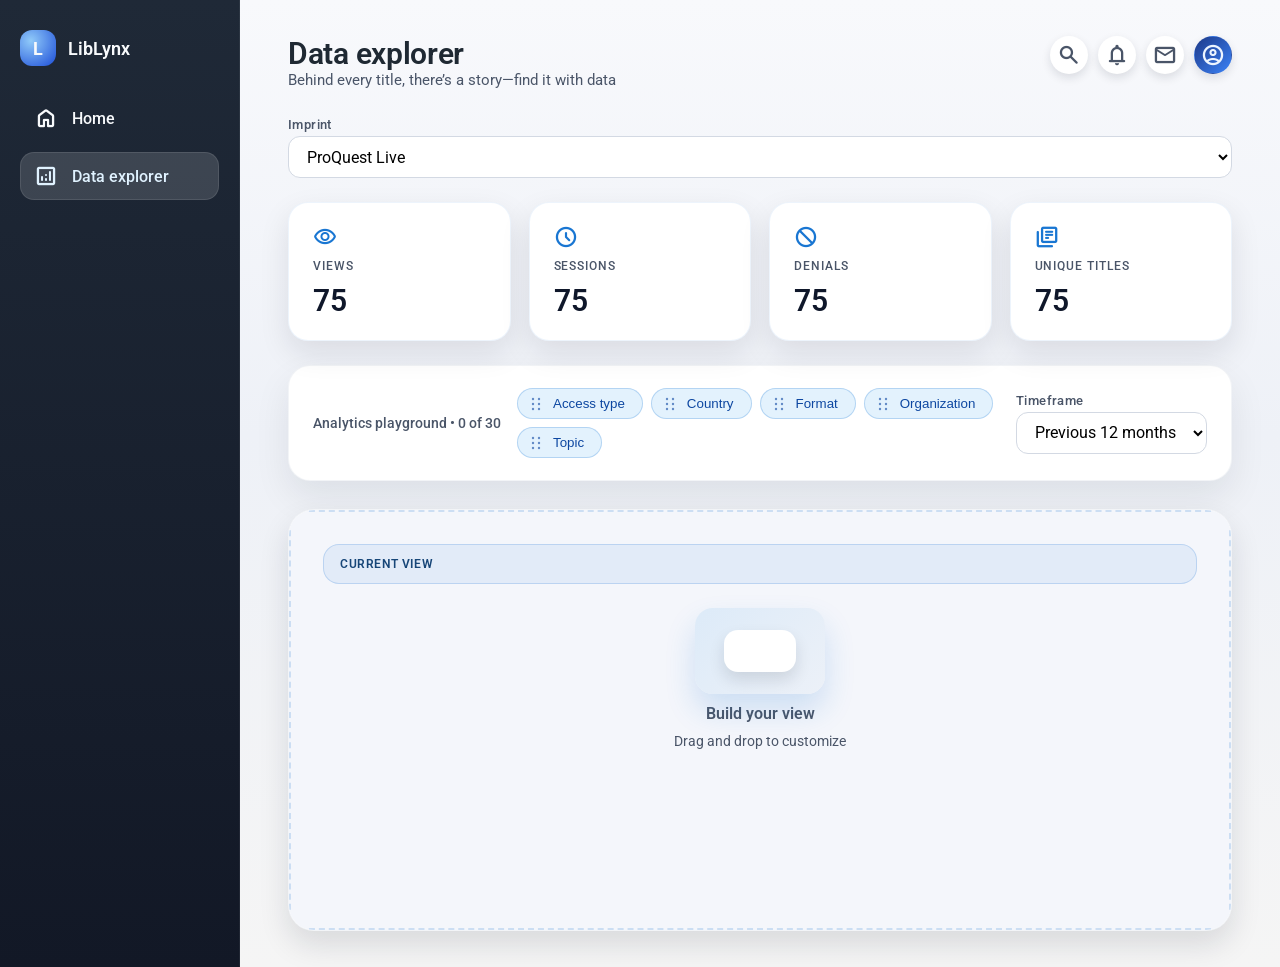
<file: analytics/index.html>
<!doctype html>
<html lang="en">
  <head>
    <meta charset="utf-8">
    <meta name="viewport" content="width=device-width, initial-scale=1">
    <title>LibLynx Analytics Prototype</title>
    <!-- Deployed on Vercel - Test deployment #2 -->
    <link rel="stylesheet" href="styles.css">
    <link rel="preconnect" href="https://fonts.googleapis.com">
    <link rel="preconnect" href="https://fonts.gstatic.com" crossorigin>
    <link href="https://fonts.googleapis.com/css2?family=Roboto:wght@400;500;600;700&display=swap" rel="stylesheet">
    <link href="https://fonts.googleapis.com/css2?family=Material+Symbols+Rounded:wght@400;500&display=swap" rel="stylesheet">
  </head>
  <body>
    <div class="app-shell">
      <aside class="sidebar">
        <div class="brand">
          <div class="brand-mark" aria-hidden="true"></div>
          <span class="brand-name">LibLynx</span>
        </div>
        <nav class="sidebar-nav">
          <button class="nav-item">
            <span class="material-symbols-rounded" aria-hidden="true">home</span>
            Home
          </button>
          <button class="nav-item active">
            <span class="material-symbols-rounded" aria-hidden="true">analytics</span>
            Data explorer
          </button>
        </nav>
      </aside>
      <main class="main">
        <header class="main-header">
          <div class="title-block">
            <div>
              <h1>Data explorer</h1>
              <p class="subtitle">Behind every title, there’s a story—find it with data</p>
            </div>
          </div>
          <div class="header-actions">
            <button class="icon-button" aria-label="Search">
              <span class="material-symbols-rounded" aria-hidden="true">search</span>
            </button>
            <button class="icon-button" aria-label="Notifications">
              <span class="material-symbols-rounded" aria-hidden="true">notifications</span>
            </button>
            <button class="icon-button" aria-label="Messages">
              <span class="material-symbols-rounded" aria-hidden="true">mail</span>
            </button>
            <button class="icon-button avatar" aria-label="Account">
              <span class="material-symbols-rounded" aria-hidden="true">account_circle</span>
            </button>
          </div>
        </header>

        <section class="controls">
          <label class="select">
            <span class="label">Imprint</span>
            <select>
              <option>ProQuest Live</option>
            </select>
          </label>
          <div class="summary-cards" role="list">
            <div class="summary-card" role="listitem">
              <span class="summary-icon material-symbols-rounded" aria-hidden="true">visibility</span>
              <span class="summary-label">Views</span>
              <span class="summary-value">75</span>
            </div>
            <div class="summary-card" role="listitem">
              <span class="summary-icon material-symbols-rounded" aria-hidden="true">schedule</span>
              <span class="summary-label">Sessions</span>
              <span class="summary-value">75</span>
            </div>
            <div class="summary-card" role="listitem">
              <span class="summary-icon material-symbols-rounded" aria-hidden="true">block</span>
              <span class="summary-label">Denials</span>
              <span class="summary-value">75</span>
            </div>
            <div class="summary-card" role="listitem">
              <span class="summary-icon material-symbols-rounded" aria-hidden="true">library_books</span>
              <span class="summary-label">Unique titles</span>
              <span class="summary-value">75</span>
            </div>
          </div>
          <div class="filters">
            <div class="chips-label">Analytics playground • <span id="playground-count">0</span> of 30</div>
            <div class="chip-bin" id="chip-bin" aria-label="Fields to drag into the results table">
              <button class="chip" draggable="true" data-field="accessType">Access type</button>
              <button class="chip" draggable="true" data-field="country">Country</button>
              <button class="chip" draggable="true" data-field="format">Format</button>
              <button class="chip" draggable="true" data-field="organization">Organization</button>
              <button class="chip" draggable="true" data-field="topic">Topic</button>
            </div>
            <div class="filters-actions">
              <label class="select timeframe">
                <span class="label">Timeframe</span>
                <select id="timeframe">
                  <option>Previous 12 months</option>
                  <option>Last 30 days</option>
                  <option>Last week</option>
                  <option>Today</option>
                </select>
              </label>
            </div>
          </div>
        </section>

        <section class="table-area">
          <div id="dropzone" class="dropzone" tabindex="0" aria-label="Drop fields here to build the table">
            <div id="active-view" class="active-view" hidden>
              <div class="active-view-label">Current view</div>
              <div id="applied-fields" class="applied-fields" role="list"></div>
            </div>
            <div id="empty-state" class="empty-state">
              <div class="empty-illustration" aria-hidden="true"></div>
              <p>Build your view</p>
              <span>Drag and drop to customize</span>
            </div>
            <table id="results-table" class="results-table" hidden>
              <caption class="sr-only">Analytics results</caption>
              <thead>
                <tr id="table-header"></tr>
              </thead>
              <tbody id="table-body"></tbody>
            </table>
          </div>
        </section>
      </main>
    </div>

    <div class="tooltip" id="tooltip" role="tooltip" hidden></div>

    <script type="module" src="app.js"></script>
  </body>
</html>
</file>
<file: analytics/styles.css>
:root {
  color-scheme: light;
  font-family: 'Roboto', system-ui, -apple-system, BlinkMacSystemFont, 'Segoe UI', sans-serif;
  background-color: #f5f5f7;
  color: #1f2933;
  --mui-primary: #1976d2;
  --mui-primary-dark: #0d47a1;
  --mui-primary-light: #e3f2fd;
  --mui-surface: #ffffff;
  --mui-surface-variant: #f4f6fb;
  --mui-outline: #d3d9e3;
  --mui-muted: #4a5568;
  --mui-danger: #dc2626;
  --mui-success: #047857;
  --mui-shadow: 0 14px 30px rgba(15, 23, 42, 0.12);
}

*,
*::before,
*::after {
  box-sizing: border-box;
}

body {
  margin: 0;
  min-height: 100vh;
  background: linear-gradient(180deg, #f8f9fc 0%, #eef1f7 45%, #f5f5f5 100%);
}

.sr-only {
  position: absolute;
  width: 1px;
  height: 1px;
  padding: 0;
  margin: -1px;
  overflow: hidden;
  clip: rect(0, 0, 0, 0);
  white-space: nowrap;
  border: 0;
}

.material-symbols-rounded {
  font-variation-settings: 'FILL' 0, 'wght' 500, 'GRAD' 0, 'opsz' 24;
}

.app-shell {
  display: grid;
  grid-template-columns: 240px 1fr;
  min-height: 100vh;
}

.sidebar {
  background: linear-gradient(180deg, #1f2937 0%, #121826 100%);
  color: #f8fafc;
  padding: 30px 20px;
  display: flex;
  flex-direction: column;
  gap: 28px;
  border-right: 1px solid rgba(255, 255, 255, 0.06);
}

.brand {
  display: flex;
  align-items: center;
  gap: 12px;
  font-weight: 600;
  font-size: 18px;
}

.brand-mark {
  width: 36px;
  height: 36px;
  border-radius: 12px;
  background: radial-gradient(circle at 30% 30%, #90caf9, #1d4ed8);
  display: grid;
  place-items: center;
  font-weight: 700;
  color: #f8fafc;
}

.brand-mark::after {
  content: 'L';
  font-size: 18px;
}

.sidebar-nav {
  display: grid;
  gap: 10px;
}

.nav-item {
  all: unset;
  display: flex;
  align-items: center;
  gap: 14px;
  padding: 12px 14px;
  border-radius: 14px;
  font-weight: 500;
  cursor: pointer;
  color: inherit;
  transition: background 0.2s ease, transform 0.2s ease;
}

.nav-item:hover,
.nav-item:focus-visible {
  background: rgba(148, 163, 184, 0.18);
  transform: translateX(2px);
}

.nav-item.active {
  background: rgba(255, 255, 255, 0.14);
  color: #e0f2ff;
  box-shadow: inset 0 0 0 1px rgba(255, 255, 255, 0.1);
}

.main {
  padding: 36px 48px;
  display: flex;
  flex-direction: column;
  gap: 28px;
}

.main-header {
  display: flex;
  justify-content: space-between;
  align-items: flex-start;
}

.title-block {
  display: flex;
  flex-direction: column;
  gap: 4px;
}

h1 {
  margin: 0;
  font-size: 30px;
  font-weight: 600;
  letter-spacing: -0.01em;
}

.subtitle {
  margin: 0;
  color: var(--mui-muted);
  font-size: 15px;
}

.header-actions {
  display: flex;
  align-items: center;
  gap: 10px;
}

.icon-button {
  width: 38px;
  height: 38px;
  border-radius: 50%;
  border: 1px solid transparent;
  background: var(--mui-surface);
  color: var(--mui-muted);
  display: inline-flex;
  align-items: center;
  justify-content: center;
  cursor: pointer;
  transition: border-color 0.2s ease, box-shadow 0.2s ease, color 0.2s ease;
  box-shadow: 0 4px 10px rgba(15, 23, 42, 0.12);
}

.icon-button:hover,
.icon-button:focus-visible {
  border-color: rgba(25, 118, 210, 0.3);
  color: var(--mui-primary);
  box-shadow: 0 6px 16px rgba(25, 118, 210, 0.22);
  outline: none;
}

.avatar {
  background: linear-gradient(135deg, #1e3a8a, #3b82f6);
  color: #edf5ff;
}

.controls {
  display: grid;
  gap: 24px;
}

.select {
  display: grid;
  gap: 4px;
}

.select .label {
  font-size: 13px;
  color: var(--mui-muted);
  font-weight: 500;
  letter-spacing: 0.03em;
}

.select select {
  height: 42px;
  padding: 0 14px;
  border: 1px solid var(--mui-outline);
  border-radius: 12px;
  font: inherit;
  background: var(--mui-surface);
  cursor: pointer;
  transition: border-color 0.2s ease, box-shadow 0.2s ease;
}

.select select:hover,
.select select:focus-visible {
  border-color: rgba(25, 118, 210, 0.5);
  box-shadow: 0 0 0 4px rgba(25, 118, 210, 0.12);
  outline: none;
}

.summary-cards {
  display: grid;
  grid-template-columns: repeat(auto-fit, minmax(170px, 1fr));
  gap: 18px;
}

.summary-card {
  background: var(--mui-surface);
  border-radius: 20px;
  padding: 22px 24px;
  display: grid;
  gap: 10px;
  border: 1px solid rgba(25, 118, 210, 0.08);
  box-shadow: 0 12px 30px rgba(15, 23, 42, 0.1);
  position: relative;
  overflow: hidden;
}

.summary-card::after {
  content: '';
  position: absolute;
  inset: 0;
  background: linear-gradient(135deg, rgba(25, 118, 210, 0.14), transparent 65%);
  opacity: 0;
  transition: opacity 0.3s ease;
}

.summary-card:hover::after {
  opacity: 1;
}

.summary-icon {
  color: var(--mui-primary);
  font-size: 24px;
}

.summary-label {
  font-size: 12px;
  font-weight: 500;
  text-transform: uppercase;
  letter-spacing: 0.08em;
  color: var(--mui-muted);
}

.summary-value {
  font-size: 30px;
  font-weight: 600;
  color: #0f172a;
}

.summary-card:hover .summary-value {
  color: var(--mui-primary-dark);
}

.filters {
  background: var(--mui-surface);
  padding: 22px 24px;
  border-radius: 22px;
  display: flex;
  flex-wrap: wrap;
  align-items: center;
  gap: 16px;
  box-shadow: 0 16px 36px rgba(15, 23, 42, 0.08);
  border: 1px solid rgba(148, 163, 184, 0.12);
}

.chips-label {
  font-size: 14px;
  color: var(--mui-muted);
  font-weight: 500;
}

.chip-bin {
  display: flex;
  flex-wrap: wrap;
  gap: 8px;
  flex: 1 1 240px;
}

.chip {
  border: 0;
  border-radius: 999px;
  padding: 8px 18px 8px 36px;
  background: var(--mui-primary-light);
  color: var(--mui-primary-dark);
  font-weight: 500;
  cursor: grab;
  box-shadow: inset 0 0 0 1px rgba(25, 118, 210, 0.24);
  position: relative;
  transition: transform 0.2s ease, box-shadow 0.2s ease;
}

.chip:active {
  cursor: grabbing;
  transform: scale(0.97);
  box-shadow: inset 0 0 0 1px rgba(25, 118, 210, 0.4);
}

.chip::before {
  content: '';
  position: absolute;
  left: 14px;
  top: 50%;
  transform: translateY(-50%);
  width: 10px;
  height: 14px;
  background: currentColor;
  opacity: 0.6;
  mask-image: url('data:image/svg+xml;utf8,<svg xmlns="http://www.w3.org/2000/svg" viewBox="0 0 10 14"><g fill="white"><circle cx="2" cy="2" r="1.2"/><circle cx="8" cy="2" r="1.2"/><circle cx="2" cy="7" r="1.2"/><circle cx="8" cy="7" r="1.2"/><circle cx="2" cy="12" r="1.2"/><circle cx="8" cy="12" r="1.2"/></g></svg>');
  mask-size: 100% 100%;
  mask-repeat: no-repeat;
}

.chip.dragging {
  opacity: 0.6;
}

.filters-actions {
  margin-left: auto;
}

.table-area {
  background: var(--mui-surface);
  border-radius: 26px;
  padding: 0;
  flex: 1;
  box-shadow: var(--mui-shadow);
  overflow: hidden;
  border: 1px solid rgba(148, 163, 184, 0.12);
}

.dropzone {
  min-height: 420px;
  display: grid;
  grid-template-rows: auto 1fr;
  align-items: start;
  padding: 32px;
  border: 2px dashed rgba(25, 118, 210, 0.18);
  transition: border-color 0.25s ease, background 0.25s ease, box-shadow 0.25s ease;
  gap: 24px;
  background: var(--mui-surface-variant);
}

.dropzone.is-active {
  border-color: rgba(25, 118, 210, 0.55);
  background: rgba(25, 118, 210, 0.08);
  box-shadow: 0 0 0 4px rgba(25, 118, 210, 0.12);
}

.active-view {
  display: flex;
  align-items: center;
  gap: 12px;
  background: rgba(25, 118, 210, 0.08);
  border-radius: 16px;
  padding: 12px 16px;
  border: 1px solid rgba(25, 118, 210, 0.2);
  color: var(--mui-primary-dark);
  font-weight: 500;
}

.active-view-label {
  font-size: 12px;
  font-weight: 600;
  text-transform: uppercase;
  letter-spacing: 0.05em;
  color: #174678;
}

.applied-fields {
  display: flex;
  flex-wrap: wrap;
  gap: 8px;
}

.active-chip {
  display: inline-flex;
  align-items: center;
  gap: 6px;
  padding: 8px 16px;
  border-radius: 999px;
  background: var(--mui-surface);
  box-shadow: inset 0 0 0 1px rgba(25, 118, 210, 0.22), 0 8px 20px rgba(25, 118, 210, 0.16);
  font-weight: 600;
  color: var(--mui-primary-dark);
  cursor: pointer;
  transition: transform 0.2s ease;
}

.active-chip[data-active='true'] {
  background: linear-gradient(120deg, #1976d2, #0d47a1);
  color: #f8fafc;
  box-shadow: inset 0 0 0 1px rgba(255, 255, 255, 0.25), 0 10px 28px rgba(25, 118, 210, 0.3);
}

.active-chip .remove {
  border: 0;
  width: 22px;
  height: 22px;
  border-radius: 50%;
  display: inline-flex;
  align-items: center;
  justify-content: center;
  background: rgba(25, 118, 210, 0.18);
  color: inherit;
  cursor: pointer;
  font-size: 14px;
  line-height: 1;
  padding: 0;
}

.active-chip .remove:hover,
.active-chip .remove:focus-visible {
  background: rgba(25, 118, 210, 0.28);
}

.empty-state {
  display: grid;
  justify-items: center;
  gap: 10px;
  color: var(--mui-muted);
}

.empty-illustration {
  width: 130px;
  height: 86px;
  background:
    linear-gradient(135deg, rgba(25, 118, 210, 0.15), rgba(13, 71, 161, 0.08)),
    linear-gradient(0deg, var(--mui-surface), var(--mui-surface));
  border-radius: 18px;
  position: relative;
  box-shadow: 0 16px 30px rgba(25, 118, 210, 0.18);
}

.empty-illustration::after {
  content: '';
  position: absolute;
  width: 72px;
  height: 42px;
  background: var(--mui-surface);
  border-radius: 14px;
  top: 50%;
  left: 50%;
  transform: translate(-50%, -50%);
  box-shadow: 0 8px 16px rgba(15, 23, 42, 0.12);
}

.empty-state p {
  font-weight: 600;
  margin: 0;
}

.empty-state span {
  font-size: 14px;
}

.results-table {
  width: 100%;
  border-collapse: collapse;
  background: var(--mui-surface);
}

.results-table thead {
  background: #f5f7fb;
  border-bottom: 1px solid #d9e1ee;
}

.results-table th,
.results-table td {
  padding: 16px 18px;
  text-align: left;
  font-size: 14px;
  border-bottom: 1px solid #e4e9f3;
}

.results-table tbody tr:nth-child(odd) {
  background: #f9fbfe;
}

.results-table tbody tr:hover {
  background: rgba(227, 242, 253, 0.6);
}

.flag {
  display: inline-flex;
  align-items: center;
  gap: 10px;
}

.flag-circle {
  width: 24px;
  height: 24px;
  border-radius: 50%;
  overflow: hidden;
  display: inline-block;
  position: relative;
  box-shadow: inset 0 0 0 1px rgba(15, 23, 42, 0.08);
  background: linear-gradient(135deg, #e2e8f0, #cbd5f5);
}

.flag-circle img {
  width: 100%;
  height: 100%;
  object-fit: cover;
  display: block;
}

.trend {
  display: inline-flex;
  align-items: center;
  gap: 12px;
}

.sparkline {
  width: 92px;
  height: 36px;
}

.sparkline-area {
  fill: rgba(25, 118, 210, 0.18);
}

.sparkline-line {
  stroke-width: 2.2;
  stroke-linecap: round;
  stroke-linejoin: round;
}

.sparkline-marker {
  stroke-width: 1.6;
  stroke: #fff;
}

.trend-indicator {
  font-weight: 600;
}

.trend-indicator.up {
  color: var(--mui-success);
}

.trend-indicator.down {
  color: var(--mui-danger);
}

.trend-indicator.flat {
  color: var(--mui-primary);
}

.tooltip {
  position: fixed;
  max-width: 220px;
  padding: 10px 14px;
  border-radius: 12px;
  background: #1f2937;
  color: white;
  font-size: 13px;
  box-shadow: 0 12px 28px rgba(15, 23, 42, 0.2);
  pointer-events: none;
  z-index: 1000;
}

@media (max-width: 1080px) {
  .app-shell {
    grid-template-columns: 1fr;
  }

  .sidebar {
    display: none;
  }

  .main {
    padding: 28px;
  }
}

@media (max-width: 720px) {
  .main {
    padding: 22px;
  }

  .summary-cards {
    grid-template-columns: repeat(auto-fit, minmax(140px, 1fr));
  }

  .filters {
    border-radius: 18px;
  }

  .table-area {
    border-radius: 20px;
  }
}
</file>
